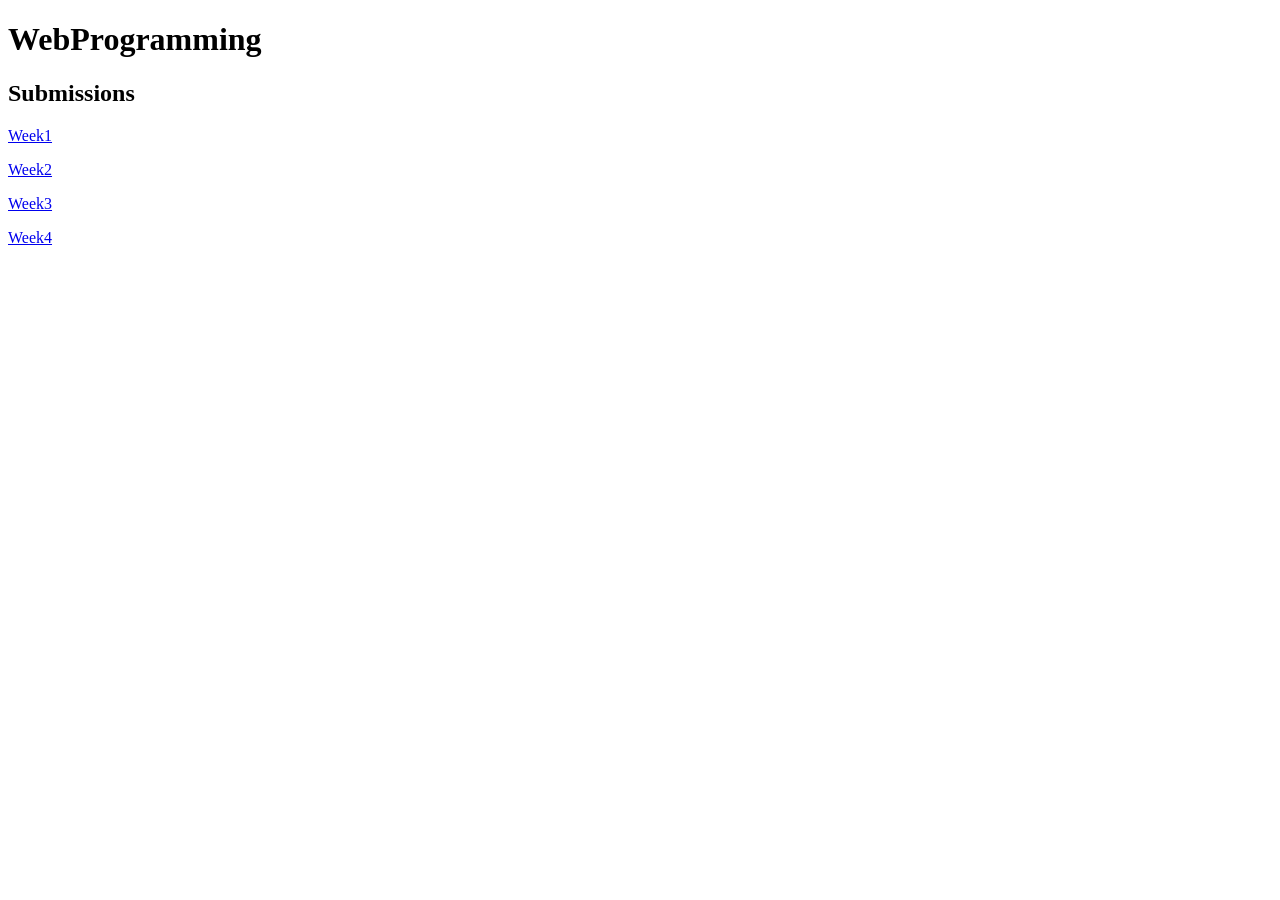
<file: index.html>
<!DOCTYPE html>
<html lang="en">
<head>
     <body>
          <header></header>
              <main>
                <h1> WebProgramming </h1>
                <h2> Submissions </h2>
                <p><a href="Week1/week1.html">Week1</a></p>
                <p><a href="Week2/week2.html">Week2</a></p>
                <p><a href="Week3/week3.html">Week3</a></p>
                <p><a href="Week4/week4.html">Week4</a></p>
              </main>

</body>
</html>
</file>
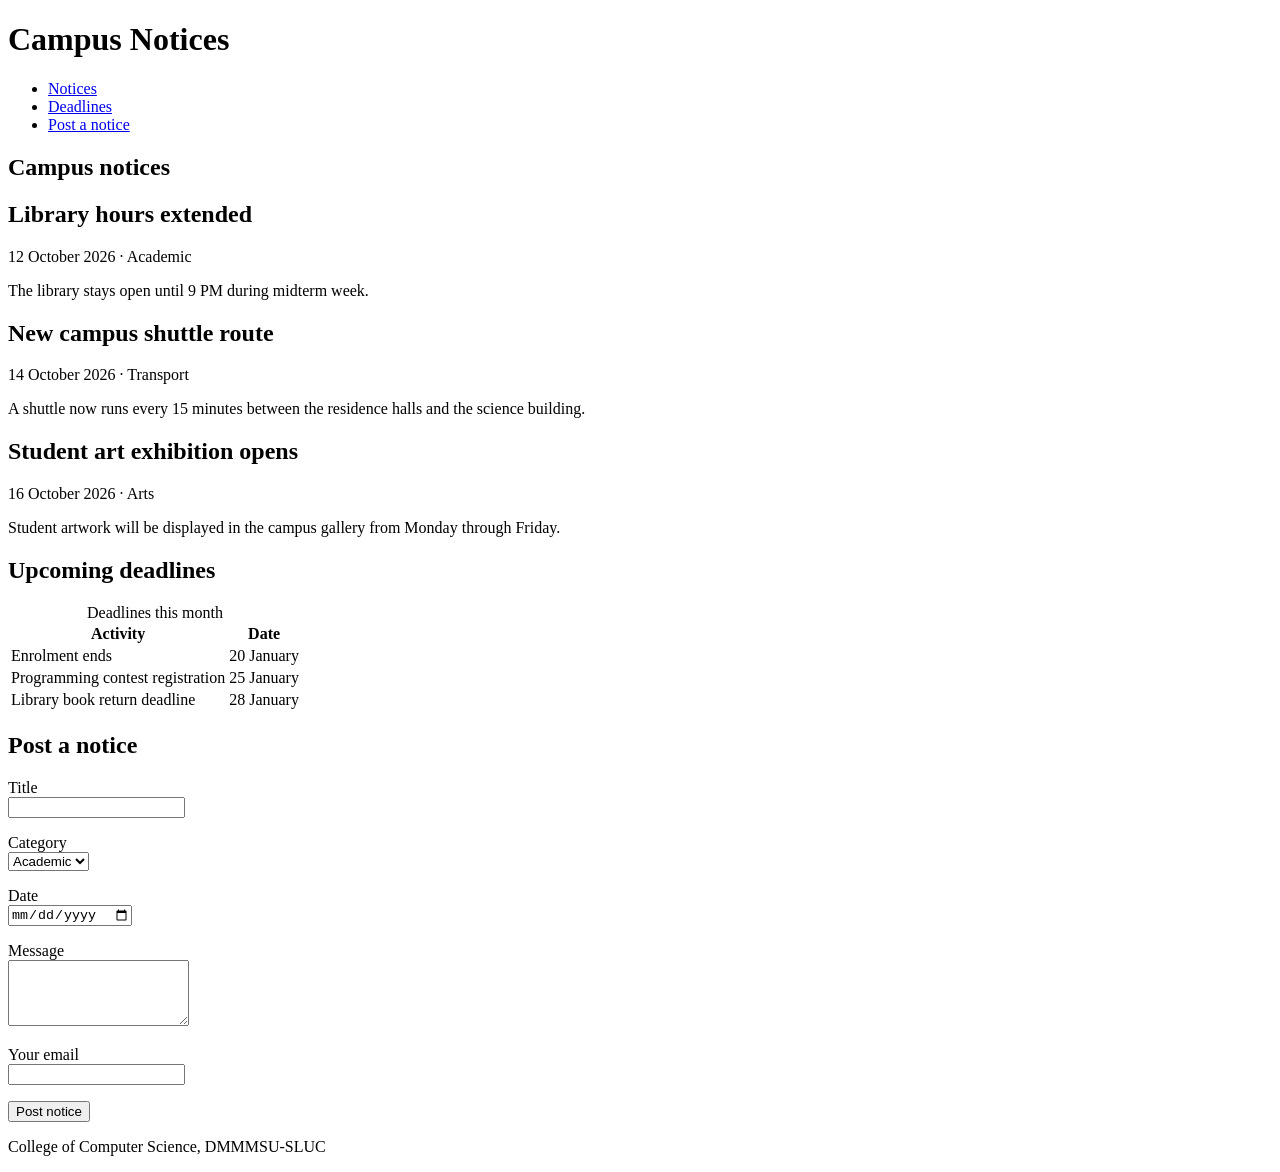
<file: Week1/week1.html>
<!DOCTYPE html>
<html lang="en">
<head>
  <meta charset="utf-8">
  <meta name="viewport" content="width=device-width, initial-scale=1">
  <title>Campus Notices</title>
</head>
<body>
  <header>
    <h1>Campus Notices</h1>

    <nav aria-label="Main">
      <ul>
        <li><a href="#notices">Notices</a></li>
        <li><a href="#deadlines">Deadlines</a></li>
        <li><a href="#submit">Post a notice</a></li>
      </ul>
    </nav>
  </header>

  <main>
    <section id="notices">
      <h2>Campus notices</h2>

      <article class="notice">
        <h2>Library hours extended</h2>
        <p class="meta">
          <time datetime="2026-10-12">12 October 2026</time> · <span class="tag">Academic</span>
        </p>
        <p>The library stays open until 9 PM during midterm week.</p>
      </article>

      <article class="notice">
        <h2>New campus shuttle route</h2>
        <p class="meta">
          <time datetime="2026-10-14">14 October 2026</time> · <span class="tag">Transport</span>
        </p>
        <p>A shuttle now runs every 15 minutes between the residence halls and the science building.</p>
      </article>

      <article class="notice">
        <h2>Student art exhibition opens</h2>
        <p class="meta">
          <time datetime="2026-10-16">16 October 2026</time> · <span class="tag">Arts</span>
        </p>
        <p>Student artwork will be displayed in the campus gallery from Monday through Friday.</p>
      </article>
    </section>

    <section id="deadlines">
      <h2>Upcoming deadlines</h2>

      <table>
        <caption>Deadlines this month</caption>
        <thead>
          <tr>
            <th scope="col">Activity</th>
            <th scope="col">Date</th>
          </tr>
        </thead>
        <tbody>
          <tr>
            <td>Enrolment ends</td>
            <td>20 January</td>
          </tr>
          <tr>
            <td>Programming contest registration</td>
            <td>25 January</td>
          </tr>
          <tr>
            <td>Library book return deadline</td>
            <td>28 January</td>
          </tr>
        </tbody>
      </table>
    </section>

    <section id="submit">
      <h2>Post a notice</h2>

      <form action="#" method="post">
        <p>
          <label for="title">Title</label><br>
          <input type="text" id="title" name="title" required maxlength="100">
        </p>

        <p>
          <label for="category">Category</label><br>
          <select id="category" name="category">
            <option value="academic">Academic</option>
            <option value="event">Event</option>
            <option value="general">General</option>
          </select>
        </p>

        <p>
          <label for="date">Date</label><br>
          <input type="date" id="date" name="date">
        </p>

        <p>
          <label for="message">Message</label><br>
          <textarea id="message" name="message" rows="4" required></textarea>
        </p>

        <p>
          <label for="email">Your email</label><br>
          <input type="email" id="email" name="email" required>
        </p>

        <button type="submit">Post notice</button>
      </form>
    </section>
  </main>

  <footer>
    <p>College of Computer Science, DMMMSU-SLUC</p>
  </footer>
</body>
</html>
</file>
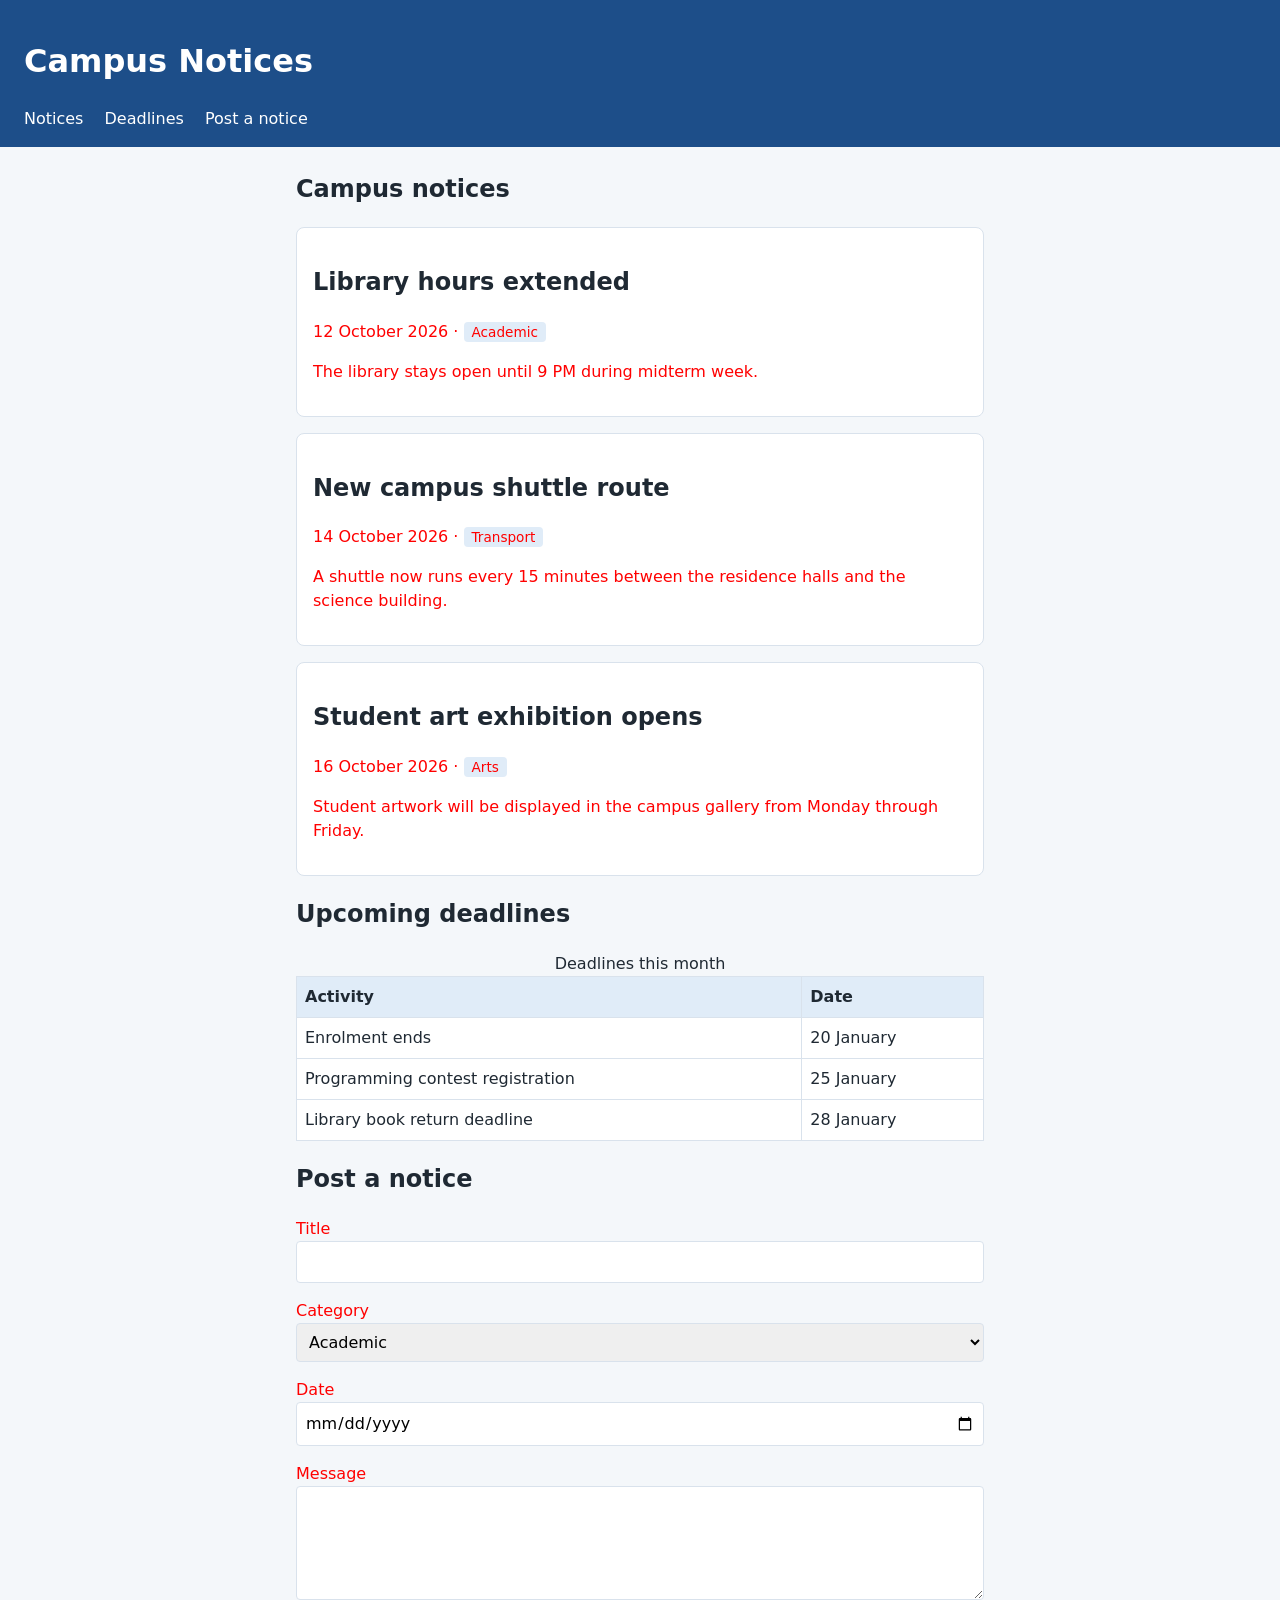
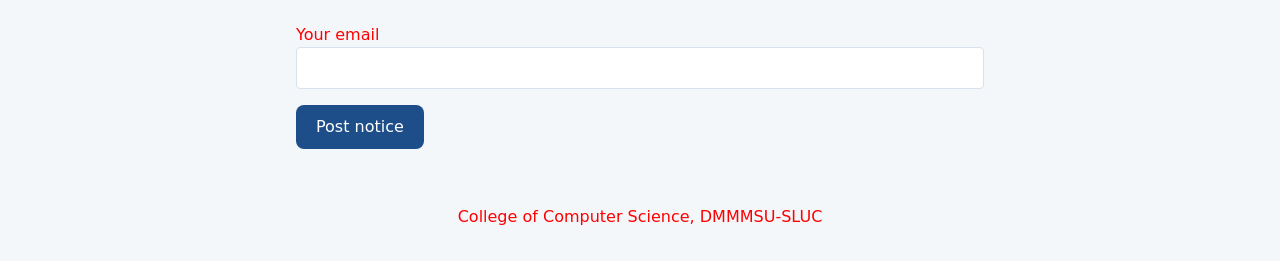
<file: Week2/week2.html>
<!DOCTYPE html>
<html lang="en">
<head>
  <meta charset="utf-8">
  <meta name="viewport" content="width=device-width, initial-scale=1">
  <title>Campus Notices</title> 
  <link rel="stylesheet" href="styles.css">
</head>
<body>
  <header>
    <h1>Campus Notices</h1>

    <nav aria-label="Main">
      <ul>
        <li><a href="#notices">Notices</a></li>
        <li><a href="#deadlines">Deadlines</a></li>
        <li><a href="#submit">Post a notice</a></li>
      </ul>
    </nav>
  </header>

  <main>
    <section id="notices">
      <h2>Campus notices</h2>

      <article class="notice">
        <h2>Library hours extended</h2>
        <p class="meta">
          <time datetime="2026-10-12">12 October 2026</time> · <span class="tag">Academic</span>
        </p>
        <p>The library stays open until 9 PM during midterm week.</p>
      </article>

      <article class="notice">
        <h2>New campus shuttle route</h2>
        <p class="meta">
          <time datetime="2026-10-14">14 October 2026</time> · <span class="tag">Transport</span>
        </p>
        <p>A shuttle now runs every 15 minutes between the residence halls and the science building.</p>
      </article>

      <article class="notice">
        <h2>Student art exhibition opens</h2>
        <p class="meta">
          <time datetime="2026-10-16">16 October 2026</time> · <span class="tag">Arts</span>
        </p>
        <p>Student artwork will be displayed in the campus gallery from Monday through Friday.</p>
      </article>
    </section>

    <section id="deadlines">
      <h2>Upcoming deadlines</h2>

      <table>
        <caption>Deadlines this month</caption>
        <thead>
          <tr>
            <th scope="col">Activity</th>
            <th scope="col">Date</th>
          </tr>
        </thead>
        <tbody>
          <tr>
            <td>Enrolment ends</td>
            <td>20 January</td>
          </tr>
          <tr>
            <td>Programming contest registration</td>
            <td>25 January</td>
          </tr>
          <tr>
            <td>Library book return deadline</td>
            <td>28 January</td>
          </tr>
        </tbody>
      </table>
    </section>

    <section id="submit">
      <h2>Post a notice</h2>

      <form action="#" method="post">
        <p>
          <label for="title">Title</label><br>
          <input type="text" id="title" name="title" required maxlength="100">
        </p>

        <p>
          <label for="category">Category</label><br>
          <select id="category" name="category">
            <option value="academic">Academic</option>
            <option value="event">Event</option>
            <option value="general">General</option>
          </select>
        </p>

        <p>
          <label for="date">Date</label><br>
          <input type="date" id="date" name="date">
        </p>

        <p>
          <label for="message">Message</label><br>
          <textarea id="message" name="message" rows="4" required></textarea>
        </p>

        <p>
          <label for="email">Your email</label><br>
          <input type="email" id="email" name="email" required>
        </p>

        <button type="submit">Post notice</button>
      </form>
    </section>
  </main>

  <footer>
    <p>College of Computer Science, DMMMSU-SLUC</p>
  </footer>
</body>
</html>
</file>
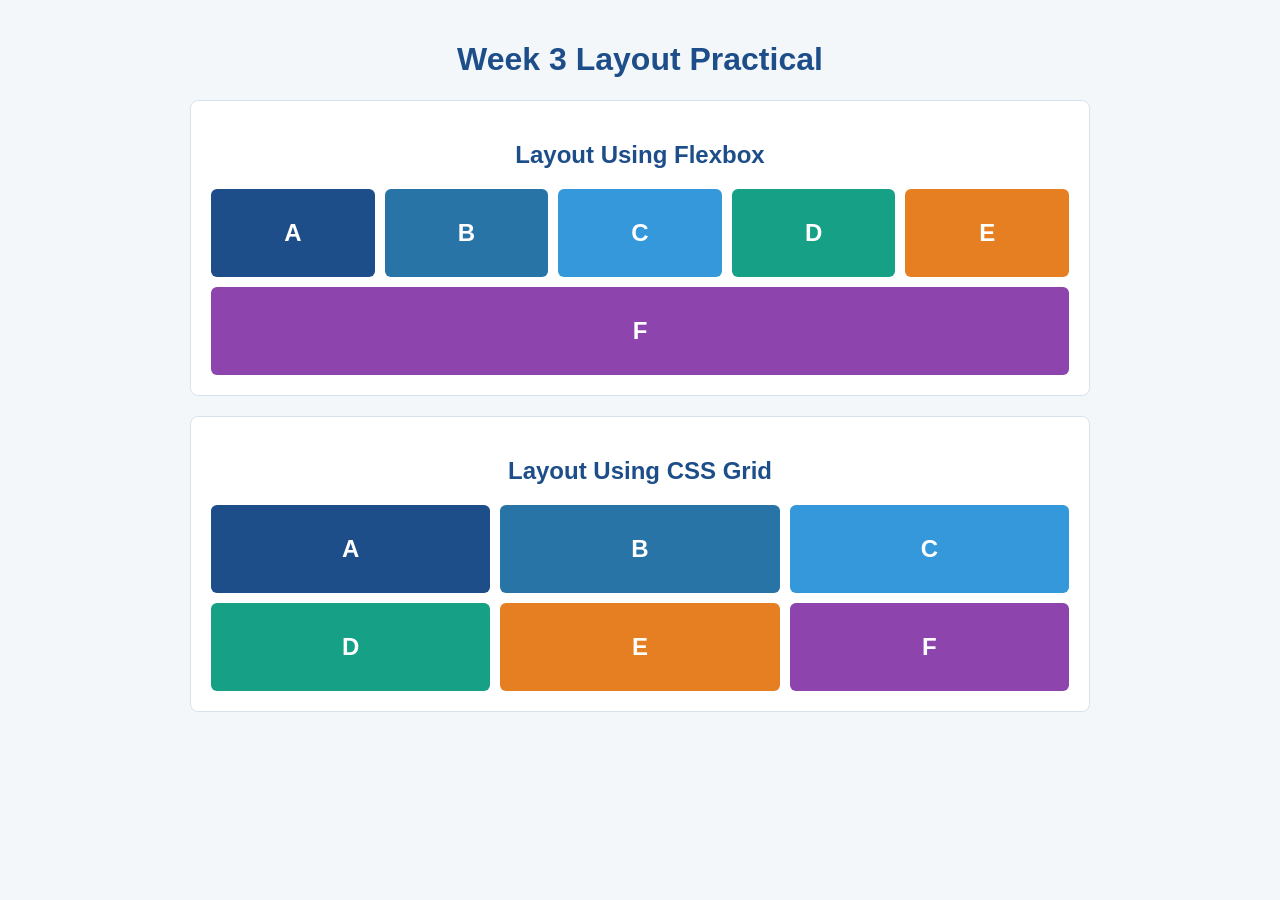
<file: Week3/layout.html>
<!DOCTYPE html>
<html lang="en">
<head>
    <meta charset="UTF-8">
    <meta name="viewport" content="width=device-width, initial-scale=1">
    <title>Week 3 Layout Practical</title>

    <style>
        * {
            box-sizing: border-box;
        }

        body {
            font-family: Arial, sans-serif;
            background: #f4f7fa;
            margin: 0;
            padding: 20px;
            color: #1f2933;
        }

        h1 {
            text-align: center;
            color: #1d4e89;
        }

        h2 {
            color: #1d4e89;
            text-align: center;
        }

        .container {
            background: white;
            padding: 20px;
            margin: 20px auto;
            max-width: 900px;
            border: 1px solid #d9e2ec;
            border-radius: 8px;
        }

        .box {
            padding: 30px;
            text-align: center;
            font-size: 24px;
            font-weight: bold;
            color: white;
            border-radius: 6px;
        }

        /* FLEXBOX LAYOUT */

        .flex-layout {
            display: flex;
            flex-wrap: wrap;
            gap: 10px;
        }

        .flex-layout .box {
            flex: 1 1 150px;
        }

        /* GRID LAYOUT */

        .grid-layout {
            display: grid;
            grid-template-columns: repeat(3, 1fr);
            gap: 10px;
        }

        /* BOX COLORS */

        .a { background: #1d4e89; }
        .b { background: #2874a6; }
        .c { background: #3498db; }
        .d { background: #16a085; }
        .e { background: #e67e22; }
        .f { background: #8e44ad; }

        @media (max-width: 500px) {
            .grid-layout {
                grid-template-columns: repeat(2, 1fr);
            }

            .box {
                padding: 20px;
            }
        }
    </style>
</head>

<body>

    <h1>Week 3 Layout Practical</h1>

    <!-- FLEXBOX VERSION -->

    <section class="container">
        <h2>Layout Using Flexbox</h2>

        <div class="flex-layout">
            <div class="box a">A</div>
            <div class="box b">B</div>
            <div class="box c">C</div>
            <div class="box d">D</div>
            <div class="box e">E</div>
            <div class="box f">F</div>
        </div>
    </section>

    <!-- GRID VERSION -->

    <section class="container">
        <h2>Layout Using CSS Grid</h2>

        <div class="grid-layout">
            <div class="box a">A</div>
            <div class="box b">B</div>
            <div class="box c">C</div>
            <div class="box d">D</div>
            <div class="box e">E</div>
            <div class="box f">F</div>
        </div>
    </section>

</body>
</html>
</file>
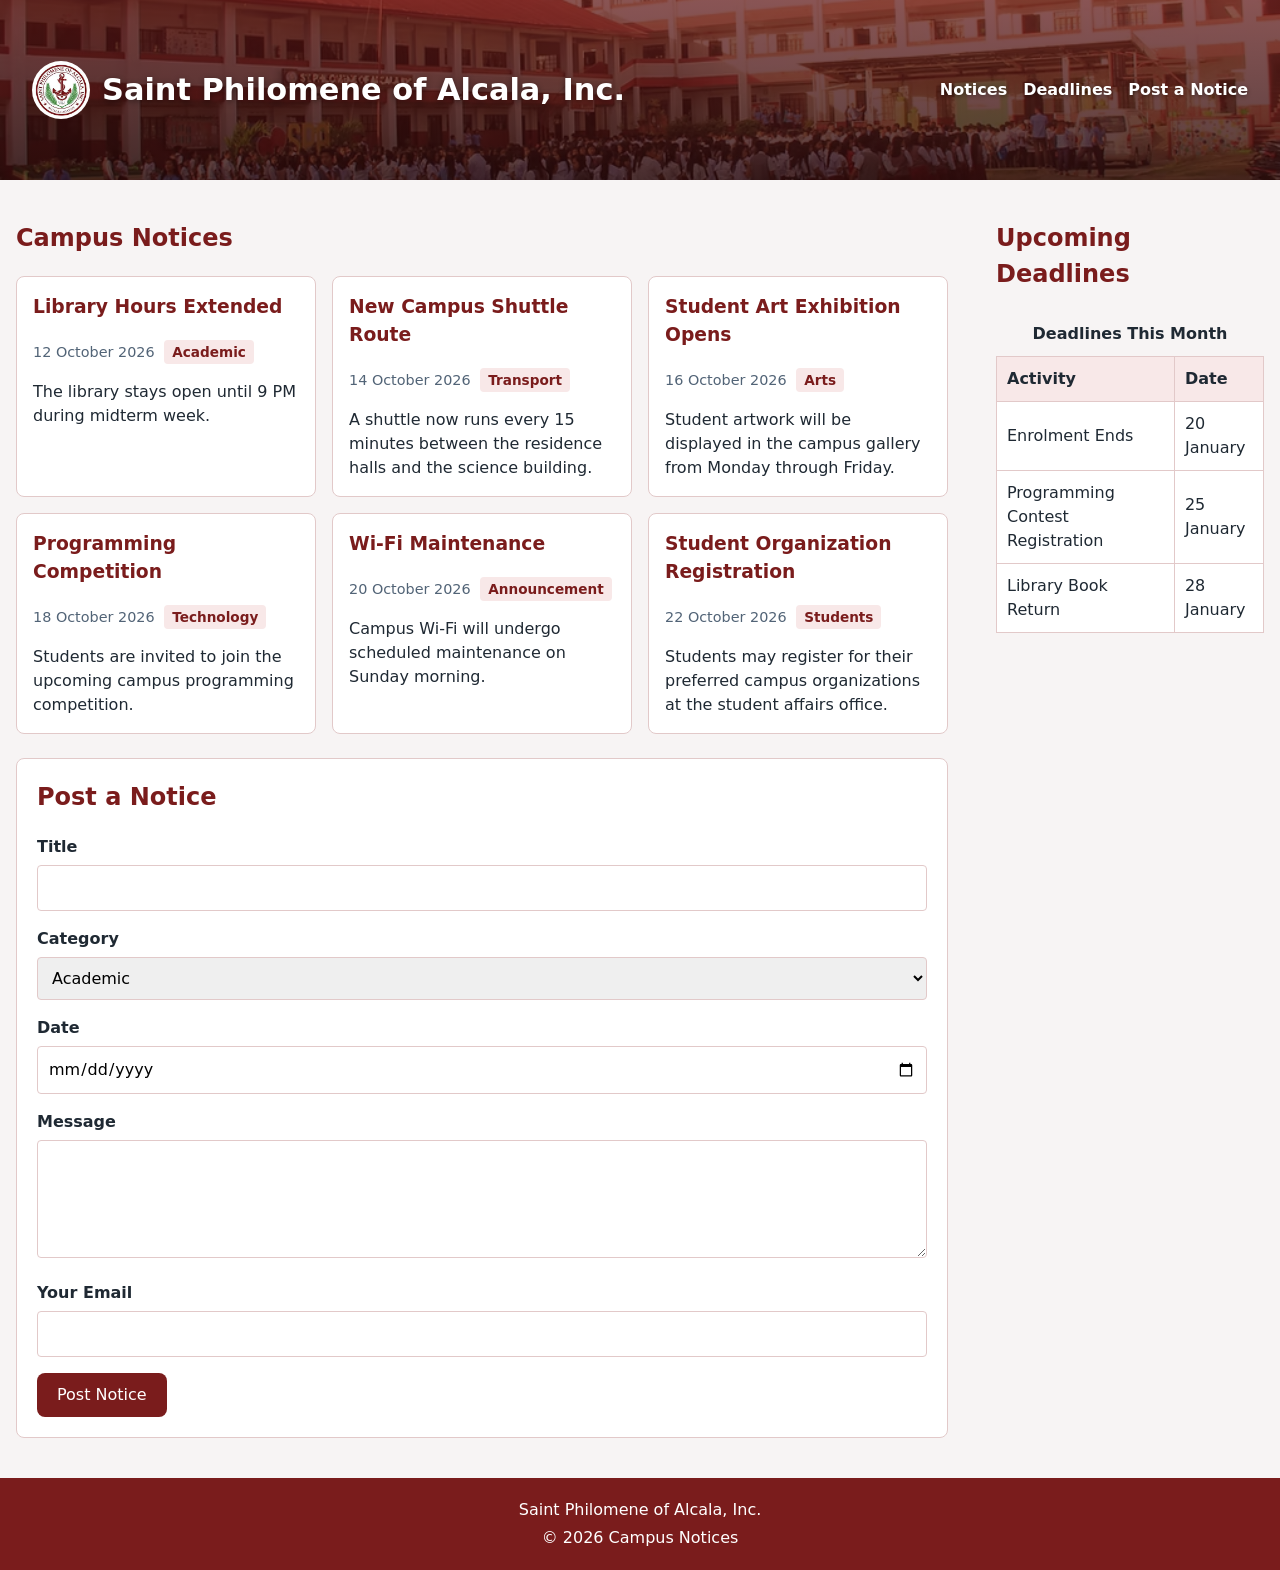
<file: Week3/week3.html>
<!DOCTYPE html>
<html lang="en">
<head>
    <meta charset="utf-8">
    <meta name="viewport" content="width=device-width, initial-scale=1">
    <meta name="description" content="Saint Philomene of Alcala, Inc.">
    <title>Saint Philomene of Alcala, Inc.</title>
    <link rel="stylesheet" href="styles.css">
</head>

<body>

    <!-- HEADER AND NAVIGATION WITH CAMPUS BACKGROUND -->
    <header>
        <div class="brand-group">
            <img src="SPA LOGO.jpg" alt="Saint Philomene of Alcala, Inc. Official Seal" class="header-logo">
            <div>
                <h1>Saint Philomene of Alcala, Inc.</h1>
            </div>
        </div>

        <nav aria-label="Main">
            <ul>
                <li><a href="#notices">Notices</a></li>
                <li><a href="#deadlines">Deadlines</a></li>
                <li><a href="#submit">Post a Notice</a></li>
            </ul>
        </nav>
    </header>

    <!-- MAIN CONTENT -->
    <main>

        <!-- CAMPUS NOTICES -->
        <section id="notices">

            <h2>Campus Notices</h2>

            <div class="notices">

                <article class="notice">
                    <h3>Library Hours Extended</h3>
                    <p class="meta">
                        <time datetime="2026-10-12">12 October 2026</time>
                        <span class="tag">Academic</span>
                    </p>
                    <p>
                        The library stays open until 9 PM during
                        midterm week.
                    </p>
                </article>

                <article class="notice">
                    <h3>New Campus Shuttle Route</h3>
                    <p class="meta">
                        <time datetime="2026-10-14">14 October 2026</time>
                        <span class="tag">Transport</span>
                    </p>
                    <p>
                        A shuttle now runs every 15 minutes between
                        the residence halls and the science building.
                    </p>
                </article>

                <article class="notice">
                    <h3>Student Art Exhibition Opens</h3>
                    <p class="meta">
                        <time datetime="2026-10-16">16 October 2026</time>
                        <span class="tag">Arts</span>
                    </p>
                    <p>
                        Student artwork will be displayed in the
                        campus gallery from Monday through Friday.
                    </p>
                </article>

                <article class="notice">
                    <h3>Programming Competition</h3>
                    <p class="meta">
                        <time datetime="2026-10-18">18 October 2026</time>
                        <span class="tag">Technology</span>
                    </p>
                    <p>
                        Students are invited to join the upcoming
                        campus programming competition.
                    </p>
                </article>

                <article class="notice">
                    <h3>Wi-Fi Maintenance</h3>
                    <p class="meta">
                        <time datetime="2026-10-20">20 October 2026</time>
                        <span class="tag">Announcement</span>
                    </p>
                    <p>
                        Campus Wi-Fi will undergo scheduled
                        maintenance on Sunday morning.
                    </p>
                </article>

                <article class="notice">
                    <h3>Student Organization Registration</h3>
                    <p class="meta">
                        <time datetime="2026-10-22">22 October 2026</time>
                        <span class="tag">Students</span>
                    </p>
                    <p>
                        Students may register for their preferred
                        campus organizations at the student affairs office.
                    </p>
                </article>

            </div>
        </section>

        <!-- POST A NOTICE -->
        <section id="submit">
            <h2>Post a Notice</h2>

            <form action="#" method="post">

                <p>
                    <label for="title">Title</label>
                    <input
                        type="text"
                        id="title"
                        name="title"
                        required
                        maxlength="100">
                </p>

                <p>
                    <label for="category">Category</label>
                    <select id="category" name="category">
                        <option value="academic">Academic</option>
                        <option value="event">Event</option>
                        <option value="general">General</option>
                    </select>
                </p>

                <p>
                    <label for="date">Date</label>
                    <input type="date" id="date" name="date">
                </p>

                <p>
                    <label for="message">Message</label>
                    <textarea
                        id="message"
                        name="message"
                        rows="4"
                        required></textarea>
                </p>

                <p>
                    <label for="email">Your Email</label>
                    <input
                        type="email"
                        id="email"
                        name="email"
                        required>
                </p>

                <button type="submit">Post Notice</button>

            </form>
        </section>

    </main>

    <!-- SIDEBAR -->
    <aside id="deadlines">

        <h2>Upcoming Deadlines</h2>

        <table>
            <caption>Deadlines This Month</caption>

            <thead>
                <tr>
                    <th scope="col">Activity</th>
                    <th scope="col">Date</th>
                </tr>
            </thead>

            <tbody>
                <tr>
                    <td>Enrolment Ends</td>
                    <td>20 January</td>
                </tr>

                <tr>
                    <td>Programming Contest Registration</td>
                    <td>25 January</td>
                </tr>

                <tr>
                    <td>Library Book Return</td>
                    <td>28 January</td>
                </tr>
            </tbody>
        </table>

    </aside>

    <!-- FOOTER -->
    <footer>
        <p>
            Saint Philomene of Alcala, Inc.
        </p>
        <p>&copy; 2026 Campus Notices</p>
    </footer>

</body>
</html>
</file>
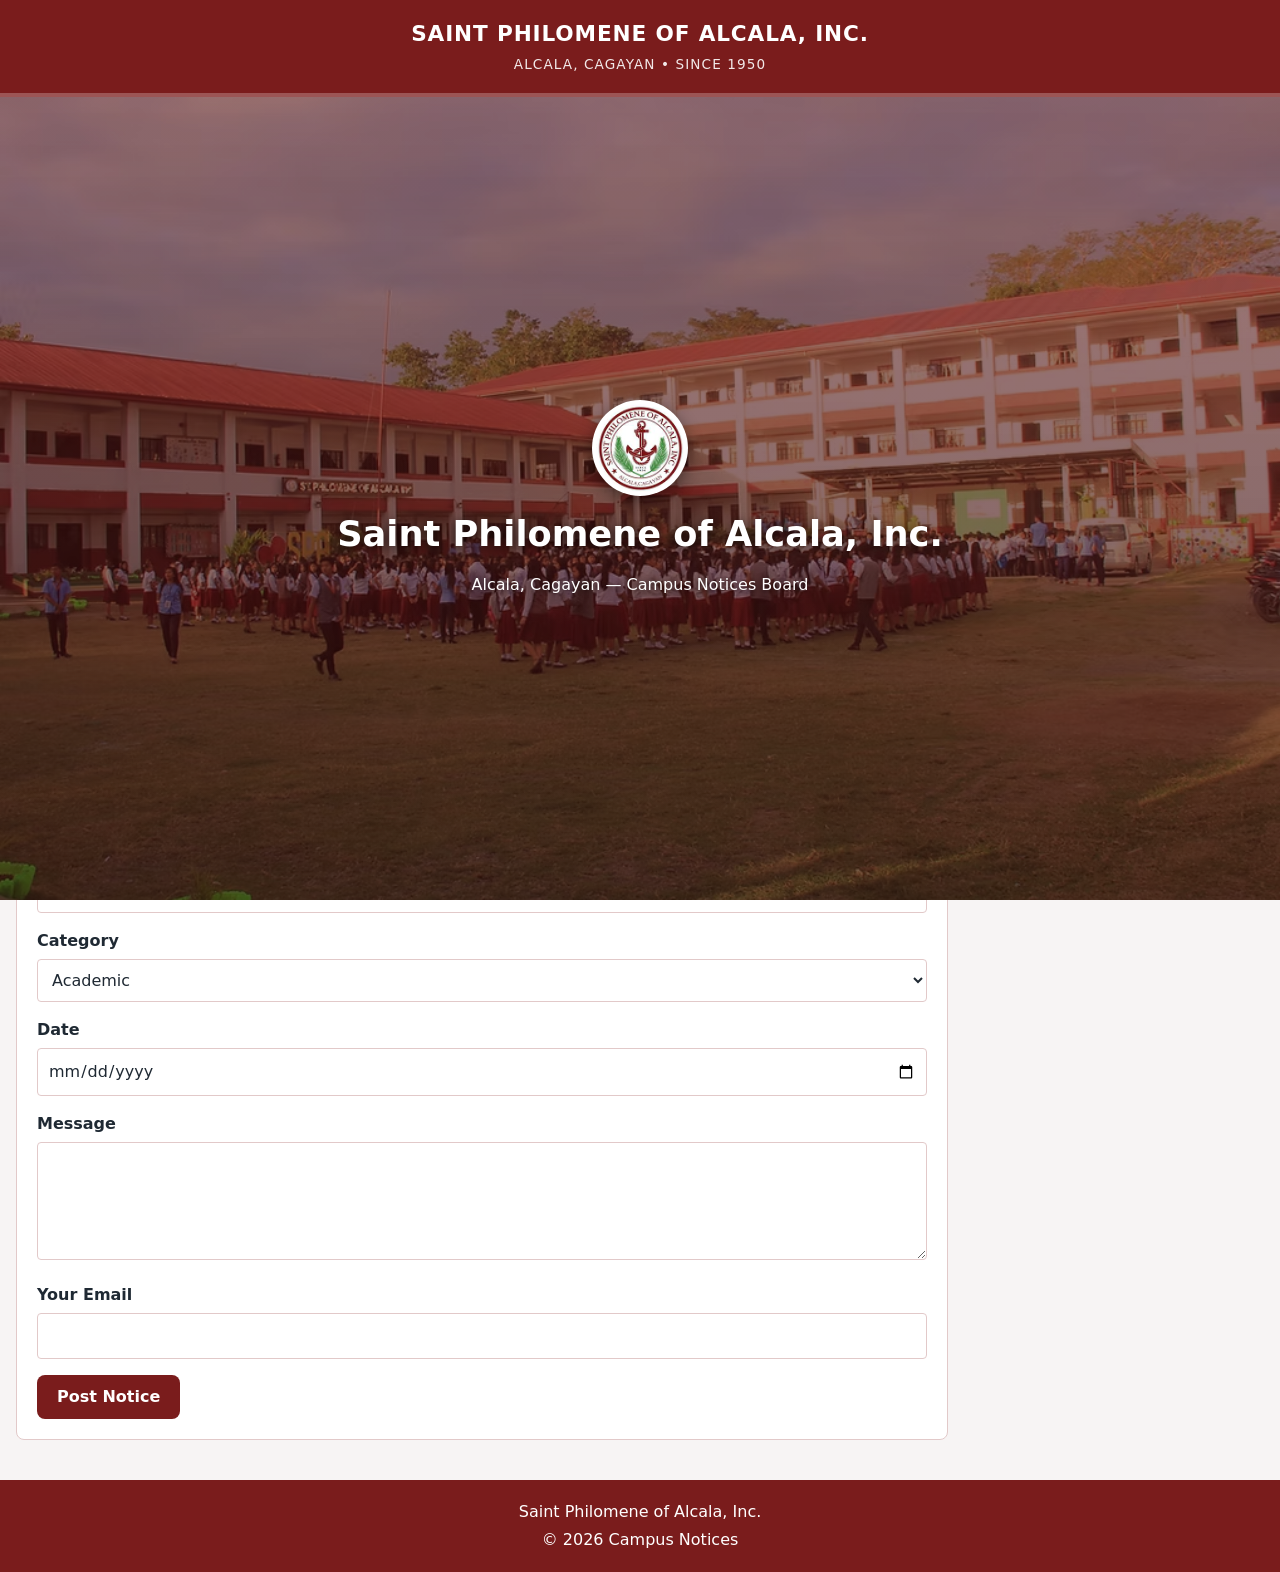
<file: Week4/week4.html>
<!DOCTYPE html>
<html lang="en">
<head>
    <meta charset="utf-8">
    <meta name="viewport" content="width=device-width, initial-scale=1">
    <meta name="description" content="Campus Notices Board of Saint Philomene of Alcala, Inc.">
    <title>Saint Philomene of Alcala, Inc. — Campus Notices</title>
    <link rel="stylesheet" href="styles.css">
</head>

<body>

    <!-- 2-Second Splash Screen (Tulad ng layout sa reference) -->
    <div id="splashScreen" class="splash">
        <div class="splash-top-banner">
            <span>SAINT PHILOMENE OF ALCALA, INC.</span>
            <small>ALCALA, CAGAYAN &bull; SINCE 1950</small>
        </div>

        <div class="splash-hero">
            <img src="SPA LOGO.jpg" alt="Saint Philomene of Alcala, Inc. Official Seal" class="splash-logo">
            <h2>Saint Philomene of Alcala, Inc.</h2>
            <p>Alcala, Cagayan &mdash; Campus Notices Board</p>
        </div>
    </div>

    <!-- HEADER AND NAVIGATION WITH CAMPUS BACKGROUND -->
    <header>
        <div class="brand-group">
            <img src="SPA LOGO.jpg" alt="Saint Philomene of Alcala, Inc. Official Seal" class="header-logo">
            <div>
                <h1>Saint Philomene of Alcala, Inc.</h1>
                <p id="userBadge" class="user-badge"></p>
            </div>
        </div>

        <nav aria-label="Main">
            <ul>
                <li><a href="#notices">Notices</a></li>
                <li><a href="#deadlines">Deadlines</a></li>
                <li><a href="#submit">Post a Notice</a></li>
            </ul>
        </nav>

        <div class="top-controls">
            <button id="modeBtn" class="mode-btn" type="button">Dark Mode</button>
            <button id="loginBtn" class="login-btn" type="button">Log in</button>
            <button id="registerBtn" class="accent-btn" type="button">Register</button>
            <button id="logoutBtn" class="logout-btn" type="button" style="display: none;">Log out</button>
        </div>
    </header>

    <!-- MAIN CONTENT -->
    <main>

        <!-- CAMPUS NOTICES -->
        <section id="notices">

            <div class="section-header">
                <h2>Campus Notices</h2>
                <input
                    type="search"
                    id="noticeSearch"
                    class="search-input"
                    placeholder="Filter notices by title or category..."
                    aria-label="Filter notices">
            </div>

            <div class="notices">

                <article class="notice">
                    <h3>Library Hours Extended</h3>
                    <p class="meta">
                        <time datetime="2026-10-12">12 October 2026</time>
                        <span class="tag">Academic</span>
                    </p>
                    <p>
                        The library stays open until 9 PM during
                        midterm week.
                    </p>
                </article>

                <article class="notice">
                    <h3>New Campus Shuttle Route</h3>
                    <p class="meta">
                        <time datetime="2026-10-14">14 October 2026</time>
                        <span class="tag">Transport</span>
                    </p>
                    <p>
                        A shuttle now runs every 15 minutes between
                        the residence halls and the science building.
                    </p>
                </article>

                <article class="notice">
                    <h3>Student Art Exhibition Opens</h3>
                    <p class="meta">
                        <time datetime="2026-10-16">16 October 2026</time>
                        <span class="tag">Arts</span>
                    </p>
                    <p>
                        Student artwork will be displayed in the
                        campus gallery from Monday through Friday.
                    </p>
                </article>

                <article class="notice">
                    <h3>Programming Competition</h3>
                    <p class="meta">
                        <time datetime="2026-10-18">18 October 2026</time>
                        <span class="tag">Technology</span>
                    </p>
                    <p>
                        Students are invited to join the upcoming
                        campus programming competition.
                    </p>
                </article>

                <article class="notice">
                    <h3>Wi-Fi Maintenance</h3>
                    <p class="meta">
                        <time datetime="2026-10-20">20 October 2026</time>
                        <span class="tag">Announcement</span>
                    </p>
                    <p>
                        Campus Wi-Fi will undergo scheduled
                        maintenance on Sunday morning.
                    </p>
                </article>

                <article class="notice">
                    <h3>Student Organization Registration</h3>
                    <p class="meta">
                        <time datetime="2026-10-22">22 October 2026</time>
                        <span class="tag">Students</span>
                    </p>
                    <p>
                        Students may register for their preferred
                        campus organizations at the student affairs office.
                    </p>
                </article>

            </div>
        </section>

        <!-- POST A NOTICE -->
        <section id="submit">
            <h2>Post a Notice</h2>

            <form id="noticeForm" action="#" method="post">

                <p>
                    <label for="title">Title</label>
                    <input
                        type="text"
                        id="title"
                        name="title"
                        required
                        maxlength="100">
                </p>

                <p>
                    <label for="category">Category</label>
                    <select id="category" name="category">
                        <option value="Academic">Academic</option>
                        <option value="Transport">Transport</option>
                        <option value="Arts">Arts</option>
                        <option value="Technology">Technology</option>
                        <option value="Announcement">Announcement</option>
                        <option value="Students">Students</option>
                        <option value="Event">Event</option>
                        <option value="General">General</option>
                    </select>
                </p>

                <p>
                    <label for="date">Date</label>
                    <input type="date" id="date" name="date">
                </p>

                <p>
                    <label for="message">Message</label>
                    <textarea
                        id="message"
                        name="message"
                        rows="4"
                        required></textarea>
                </p>

                <p>
                    <label for="email">Your Email</label>
                    <input
                        type="email"
                        id="email"
                        name="email"
                        required>
                </p>

                <button type="submit">Post Notice</button>

            </form>
        </section>

    </main>

    <!-- SIDEBAR -->
    <aside id="deadlines">

        <h2>Upcoming Deadlines</h2>

        <table>
            <caption>Deadlines This Month</caption>

            <thead>
                <tr>
                    <th scope="col">Activity</th>
                    <th scope="col">Date</th>
                </tr>
            </thead>

            <tbody>
                <tr>
                    <td>Enrolment Ends</td>
                    <td>20 January</td>
                </tr>

                <tr>
                    <td>Programming Contest Registration</td>
                    <td>25 January</td>
                </tr>

                <tr>
                    <td>Library Book Return</td>
                    <td>28 January</td>
                </tr>
            </tbody>
        </table>

    </aside>

    <!-- FOOTER -->
    <footer>
        <p>
            Saint Philomene of Alcala, Inc.
        </p>
        <p>&copy; 2026 Campus Notices</p>
    </footer>

    <!-- Log In / Create Account Popup -->
    <div id="authModal" class="modal">
        <div class="modal-box">
            <div class="modal-top">
                <span class="modal-title">Saint Philomene of Alcala, Inc.</span>
                <button id="backHomeBtn" class="back-btn" type="button">Back to Home</button>
            </div>

            <div class="switch-tabs">
                <button id="showLoginTab" class="tab active" type="button">Log In</button>
                <button id="showCreateTab" class="tab" type="button">Create Account</button>
            </div>

            <form id="loginForm" class="form">
                <label for="loginUser">Email</label>
                <input type="email" id="loginUser" required>

                <label for="loginPass">Password</label>
                <input type="password" id="loginPass" required>

                <p id="loginMsg" class="form-msg"></p>
                <button type="submit" class="accent-btn submit-full">Log in</button>
            </form>

            <form id="createForm" class="form" style="display: none;">
                <label for="createName">Full Name</label>
                <input type="text" id="createName" required>

                <label for="createUser">Email</label>
                <input type="email" id="createUser" required>

                <label for="createPass">Password (min 8 chars)</label>
                <input type="password" id="createPass" required>

                <p id="createMsg" class="form-msg"></p>
                <button type="submit" class="accent-btn submit-full">Create Account</button>
            </form>
        </div>
    </div>

    <script src="script.js"></script>
</body>
</html>
</file>
<file: Week2/styles.css>
:root {
  --brand: #1d4e89;
  --brand-soft: #e0ecf8;
  --surface: #ffffff;
  --page: #f4f7fa;
  --text: #1f2933;
  --border: #d9e2ec;
  --radius: 8px;
}

* { box-sizing: border-box; }

body {
  font-family: system-ui, sans-serif;
  font-size: 1rem;
  line-height: 1.5;
  margin: 0;
  background: var(--page);
  color: var(--text);
}
header {
  background: var(--brand);
  color: white;
  padding: 16px 24px;
}

main {
  max-width: 720px;
  margin: 24px auto;
  padding: 0 16px;
}

.notice {
  background: var(--surface);
  border: 1px solid var(--border);
  border-radius: var(--radius);
  padding: 16px;
  margin-bottom: 16px;
}

.tag {
  background: var(--brand-soft);
  border-radius: 4px;
  padding: 2px 8px;
  font-size: 0.85rem;
}

footer {
  text-align: center;
  padding: 16px;
}
nav ul { list-style: none; margin: 0; padding: 0; }
nav li { display: inline-block; margin-right: 16px; }
nav a { color: white; text-decoration: none; }
nav a:hover { text-decoration: underline; }

table { border-collapse: collapse; width: 100%; background: var(--surface); }
th, td { border: 1px solid var(--border); padding: 8px; text-align: left; }
th { background: var(--brand-soft); }

input, select, textarea {
  width: 100%;
  padding: 8px;
  border: 1px solid var(--border);
  border-radius: 4px;
  font: inherit;
}
input:focus, select:focus, textarea:focus { outline: 3px solid var(--brand); }

button {
  background: var(--brand);
  color: white;
  border: 0;
  border-radius: var(--radius);
  padding: 10px 20px;
  font: inherit;
  cursor: pointer;
}
button:hover { background: #163b69; }
p { color: red; }
</file>
<file: Week3/styles.css>
/* =================================
1. CSS VARIABLES
================================= */

:root {
    --brand: #7a1c1c;
    --brand-soft: #f8e8e8;
    --surface: #ffffff;
    --page: #f7f4f4;
    --text: #1f2933;
    --border: #e2c9c9;
    --radius: 8px;
}

/* =================================
2. GENERAL STYLES
================================= */

* {
    box-sizing: border-box;
}

body {
    font-family: system-ui, sans-serif;
    font-size: 1rem;
    line-height: 1.5;
    margin: 0;
    background: var(--page);
    color: var(--text);

    /* GRID PAGE LAYOUT */
    display: grid;
    gap: 16px;
}

img {
    max-width: 100%;
    height: auto;
    display: block;
}

/* =================================
3. HEADER WITH CAMPUS BACKGROUND & FLEXBOX
================================= */

header {
    position: relative;
    overflow: hidden;
    background:
        linear-gradient(rgba(92, 19, 19, 0.72), rgba(40, 8, 8, 0.78)),
        url("SPA.avif") center / cover no-repeat;
    color: white;
    padding: 24px;
    min-height: 150px;

    display: flex;
    flex-wrap: wrap;
    align-items: center;
    justify-content: space-between;
    gap: 12px 24px;
}

.brand-group {
    display: flex;
    align-items: center;
    gap: 12px;
}

.header-logo {
    width: 58px;
    height: 58px;
    border-radius: 50%;
    object-fit: cover;
    background: #ffffff;
    padding: 2px;
    flex-shrink: 0;
}

header h1 {
    margin: 0;
    font-size: 1.9rem;
    text-shadow: 0 2px 6px rgba(0, 0, 0, 0.45);
}

.subtitle {
    margin: 2px 0 0;
    font-size: 0.95rem;
    opacity: 0.95;
    text-shadow: 0 1px 4px rgba(0, 0, 0, 0.45);
}

/* =================================
4. NAVIGATION WITH FLEXBOX
================================= */

nav ul {
    display: flex;
    flex-wrap: wrap;
    gap: 8px 16px;

    list-style: none;
    margin: 0;
    padding: 0;
}

nav a {
    color: white;
    text-decoration: none;
    font-weight: 600;
    text-shadow: 0 1px 4px rgba(0, 0, 0, 0.45);
}

nav a:hover {
    text-decoration: underline;
}

/* =================================
5. MAIN CONTENT
================================= */

main {
    width: 100%;
    max-width: 1100px;
    margin: 24px auto;
    padding: 0 16px;
}

h2 {
    color: var(--brand);
    margin-top: 0;
}

/* =================================
6. NOTICES USING CSS GRID
================================= */

.notices {
    display: grid;
    gap: 16px;

    /* Mobile: One column */
    grid-template-columns: 1fr;
}

.notice {
    background: var(--surface);
    border: 1px solid var(--border);
    border-radius: var(--radius);
    padding: 16px;
    margin-bottom: 0;
    min-width: 0;
}

.notice h3 {
    color: var(--brand);
    margin-top: 0;
}

.notice p {
    margin-bottom: 0;
}

.meta {
    color: #526477;
    font-size: 0.9rem;
    margin: 8px 0;
}

.tag {
    display: inline-block;
    background: var(--brand-soft);
    color: var(--brand);
    font-weight: 600;
    border-radius: 4px;
    padding: 2px 8px;
    font-size: 0.85rem;
    margin-left: 5px;
}

/* =================================
7. POST A NOTICE FORM
================================= */

#submit {
    background: var(--surface);
    border: 1px solid var(--border);
    border-radius: var(--radius);
    padding: 20px;
    margin-top: 24px;
}

form p {
    margin-bottom: 16px;
}

label {
    display: block;
    font-weight: 600;
    margin-bottom: 6px;
}

input,
select,
textarea {
    width: 100%;
    padding: 10px;
    border: 1px solid var(--border);
    border-radius: 4px;
    font: inherit;
}

input:focus,
select:focus,
textarea:focus {
    outline: 3px solid var(--brand);
    outline-offset: 2px;
}

button {
    background: var(--brand);
    color: white;
    border: 0;
    border-radius: var(--radius);
    padding: 10px 20px;
    font: inherit;
    cursor: pointer;
}

button:hover {
    background: #5c1313;
}

/* =================================
8. DEADLINES TABLE
================================= */

aside {
    width: 100%;
    max-width: 1100px;
    margin: 0 auto;
    padding: 0 16px 24px;
}

table {
    border-collapse: collapse;
    width: 100%;
    background: var(--surface);
}

caption {
    font-weight: 600;
    padding: 10px;
}

th,
td {
    border: 1px solid var(--border);
    padding: 10px;
    text-align: left;
}

th {
    background: var(--brand-soft);
}

/* Allow the table to scroll inside itself */
aside {
    overflow-x: auto;
}

/* =================================
9. FOOTER
================================= */

footer {
    background: var(--brand);
    color: white;
    text-align: center;
    padding: 16px;
}

footer p {
    margin: 4px;
}

/* =================================
10. TABLET: 600px AND ABOVE
================================= */

@media (min-width: 600px) {

    .notices {
        grid-template-columns: repeat(2, 1fr);
    }

}

/* =================================
11. DESKTOP: 960px AND ABOVE
================================= */

@media (min-width: 960px) {

    body {
        grid-template-columns: minmax(0, 1fr) 300px;

        grid-template-areas:
            "header header"
            "main aside"
            "footer footer";

        align-items: start;
    }

    header {
        grid-area: header;
        padding: 28px 32px;
        min-height: 180px;
    }

    main {
        grid-area: main;
        width: 100%;
        margin: 24px auto;
    }

    aside {
        grid-area: aside;
        width: 100%;
        margin: 24px 0;
        padding: 0 16px;
    }

    footer {
        grid-area: footer;
    }

    .notices {
        grid-template-columns: repeat(3, 1fr);
    }

}
</file>
<file: Week4/styles.css>
/* =================================
1. CSS VARIABLES
================================= */

:root {
    --brand: #7a1c1c;
    --brand-dark: #5c1313;
    --brand-soft: #f8e8e8;
    --surface: #ffffff;
    --page: #f7f4f4;
    --text: #1f2933;
    --muted: #526477;
    --border: #e2c9c9;
    --accent: #facc15;
    --radius: 8px;
}

body.dark {
    --brand: #8f2222;
    --brand-dark: #6b1616;
    --brand-soft: #3b1717;
    --surface: #252932;
    --page: #181b22;
    --text: #f3f4f6;
    --muted: #cbd5e1;
    --border: #3f4654;
}

/* =================================
2. GENERAL STYLES
================================= */

* {
    box-sizing: border-box;
}

body {
    font-family: system-ui, sans-serif;
    font-size: 1rem;
    line-height: 1.5;
    margin: 0;
    background: var(--page);
    color: var(--text);

    /* GRID PAGE LAYOUT */
    display: grid;
    gap: 16px;
}

img {
    max-width: 100%;
    height: auto;
    display: block;
}

/* =================================
3. 2-SECOND SPLASH SCREEN (WITH SPA_4.avif BACKGROUND)
================================= */

.splash {
    position: fixed;
    inset: 0;
    display: flex;
    flex-direction: column;
    z-index: 999;
    transition: opacity 0.3s ease, visibility 0.3s ease;
}

.splash.hidden {
    opacity: 0;
    visibility: hidden;
}

.splash-top-banner {
    background: var(--brand);
    color: #ffffff;
    padding: 18px 20px;
    text-align: center;
    display: flex;
    flex-direction: column;
    align-items: center;
    gap: 4px;
    border-bottom: 4px solid rgba(255, 255, 255, 0.25);
}

.splash-top-banner span {
    font-size: 1.35rem;
    font-weight: 800;
    letter-spacing: 0.04em;
}

.splash-top-banner small {
    font-size: 0.85rem;
    opacity: 0.9;
    letter-spacing: 0.08em;
}

.splash-hero {
    flex: 1;
    background:
        linear-gradient(rgba(92, 19, 19, 0.56), rgba(45, 9, 9, 0.66)),
        url("SPA.avif") center / cover no-repeat;
    color: #ffffff;
    display: flex;
    flex-direction: column;
    align-items: center;
    justify-content: center;
    gap: 12px;
    text-align: center;
    padding: 24px;
}

.splash-logo {
    width: 96px;
    height: 96px;
    border-radius: 50%;
    background: #ffffff;
    padding: 4px;
    object-fit: cover;
    box-shadow: 0 4px 16px rgba(0, 0, 0, 0.45);
}

.splash-hero h2 {
    color: #ffffff;
    font-size: clamp(1.45rem, 3.2vw, 2.2rem);
    margin: 0;
    text-shadow: 0 2px 8px rgba(0, 0, 0, 0.65);
}

.splash-hero p {
    color: #ffffff;
    font-size: 1rem;
    margin: 0;
    text-shadow: 0 1px 6px rgba(0, 0, 0, 0.65);
}

/* =================================
4. HEADER WITH CAMPUS BACKGROUND & FLEXBOX
================================= */

header {
    position: relative;
    overflow: hidden;
    background:
        linear-gradient(rgba(92, 19, 19, 0.74), rgba(35, 6, 6, 0.82)),
        url("SPA.avif") center / cover no-repeat;
    color: #ffffff;
    padding: 24px;
    min-height: 150px;

    display: flex;
    flex-wrap: wrap;
    align-items: center;
    justify-content: space-between;
    gap: 12px 24px;
}

.brand-group {
    display: flex;
    align-items: center;
    gap: 12px;
}

.header-logo {
    width: 58px;
    height: 58px;
    border-radius: 50%;
    object-fit: cover;
    background: #ffffff;
    padding: 2px;
    flex-shrink: 0;
}

header h1 {
    margin: 0;
    font-size: 1.75rem;
    text-shadow: 0 2px 6px rgba(0, 0, 0, 0.45);
}

.user-badge {
    margin: 2px 0 0;
    font-size: 0.9rem;
    color: var(--accent);
    font-weight: 600;
}

/* =================================
5. NAVIGATION & TOP CONTROLS WITH FLEXBOX
================================= */

nav ul {
    display: flex;
    flex-wrap: wrap;
    gap: 8px 16px;

    list-style: none;
    margin: 0;
    padding: 0;
}

nav a {
    color: #ffffff;
    text-decoration: none;
    font-weight: 600;
    text-shadow: 0 1px 4px rgba(0, 0, 0, 0.45);
}

nav a:hover {
    text-decoration: underline;
}

.top-controls {
    display: flex;
    align-items: center;
    gap: 8px;
    flex-wrap: wrap;
}

.mode-btn,
.login-btn,
.logout-btn {
    background: rgba(255, 255, 255, 0.14);
    color: #ffffff;
    border: 1px solid rgba(255, 255, 255, 0.5);
    padding: 6px 12px;
    border-radius: 6px;
    font-size: 0.88rem;
    font-weight: 600;
    cursor: pointer;
}

.mode-btn:hover,
.login-btn:hover,
.logout-btn:hover {
    background: rgba(255, 255, 255, 0.25);
}

.accent-btn {
    background: var(--accent);
    color: #111827;
    border: 0;
    padding: 7px 14px;
    border-radius: 6px;
    font-size: 0.88rem;
    font-weight: 700;
    cursor: pointer;
}

.accent-btn:hover {
    background: #eab308;
}

/* =================================
6. MAIN CONTENT
================================= */

main {
    width: 100%;
    max-width: 1100px;
    margin: 24px auto;
    padding: 0 16px;
}

.section-header {
    display: flex;
    flex-wrap: wrap;
    align-items: center;
    justify-content: space-between;
    gap: 12px;
    margin-bottom: 16px;
}

.section-header h2 {
    margin: 0;
}

.search-input {
    width: 100%;
    max-width: 280px;
    padding: 8px 12px;
    border: 1px solid var(--border);
    border-radius: var(--radius);
    background: var(--surface);
    color: var(--text);
    font: inherit;
}

h2 {
    color: var(--brand);
    margin-top: 0;
}

body.dark h2,
body.dark .notice h3 {
    color: #f8b4b4;
}

/* =================================
7. NOTICES USING CSS GRID
================================= */

.notices {
    display: grid;
    gap: 16px;

    /* Mobile: One column */
    grid-template-columns: 1fr;
}

.notice {
    background: var(--surface);
    border: 1px solid var(--border);
    border-radius: var(--radius);
    padding: 16px;
    margin-bottom: 0;
    min-width: 0;
}

.notice h3 {
    color: var(--brand);
    margin-top: 0;
}

.notice p {
    margin-bottom: 0;
}

.meta {
    color: var(--muted);
    font-size: 0.9rem;
    margin: 8px 0;
}

.tag {
    display: inline-block;
    background: var(--brand-soft);
    color: var(--brand);
    font-weight: 600;
    border-radius: 4px;
    padding: 2px 8px;
    font-size: 0.85rem;
    margin-left: 5px;
}

body.dark .tag {
    color: #fbcfe8;
}

/* =================================
8. POST A NOTICE FORM
================================= */

#submit {
    background: var(--surface);
    border: 1px solid var(--border);
    border-radius: var(--radius);
    padding: 20px;
    margin-top: 24px;
}

form p {
    margin-bottom: 16px;
}

label {
    display: block;
    font-weight: 600;
    margin-bottom: 6px;
}

input,
select,
textarea {
    width: 100%;
    padding: 10px;
    border: 1px solid var(--border);
    border-radius: 4px;
    background: var(--surface);
    color: var(--text);
    font: inherit;
}

input:focus,
select:focus,
textarea:focus {
    outline: 3px solid var(--brand);
    outline-offset: 2px;
}

#noticeForm button[type="submit"] {
    background: var(--brand);
    color: #ffffff;
    border: 0;
    border-radius: var(--radius);
    padding: 10px 20px;
    font: inherit;
    font-weight: 600;
    cursor: pointer;
}

#noticeForm button[type="submit"]:hover {
    background: var(--brand-dark);
}

/* =================================
9. DEADLINES TABLE
================================= */

aside {
    width: 100%;
    max-width: 1100px;
    margin: 0 auto;
    padding: 0 16px 24px;
    overflow-x: auto;
}

table {
    border-collapse: collapse;
    width: 100%;
    background: var(--surface);
}

caption {
    font-weight: 600;
    padding: 10px;
}

th,
td {
    border: 1px solid var(--border);
    padding: 10px;
    text-align: left;
}

th {
    background: var(--brand-soft);
}

/* =================================
10. FOOTER
================================= */

footer {
    background: var(--brand);
    color: #ffffff;
    text-align: center;
    padding: 16px;
}

footer p {
    margin: 4px;
}

/* =================================
11. AUTH MODAL
================================= */

.modal {
    display: none;
    position: fixed;
    inset: 0;
    background: rgba(0, 0, 0, 0.65);
    align-items: center;
    justify-content: center;
    padding: 16px;
    z-index: 1000;
}

.modal-box {
    background: var(--surface);
    color: var(--text);
    border: 1px solid var(--border);
    border-radius: 10px;
    width: 100%;
    max-width: 380px;
    padding: 20px;
}

.modal-top {
    display: flex;
    align-items: center;
    justify-content: space-between;
    margin-bottom: 14px;
}

.modal-title {
    font-weight: 700;
    font-size: 0.95rem;
}

.back-btn {
    background: transparent;
    color: var(--text);
    border: 1px solid var(--border);
    border-radius: 6px;
    padding: 4px 10px;
    font-size: 0.8rem;
    cursor: pointer;
}

.switch-tabs {
    display: grid;
    grid-template-columns: 1fr 1fr;
    gap: 8px;
    margin-bottom: 14px;
}

.tab {
    background: transparent;
    color: var(--muted);
    border: 1px solid var(--border);
    padding: 7px;
    border-radius: 6px;
    font-weight: 600;
    cursor: pointer;
}

.tab.active {
    background: var(--brand);
    color: #ffffff;
    border-color: var(--brand);
}

.form {
    display: flex;
    flex-direction: column;
    gap: 8px;
}

.form label {
    font-size: 0.85rem;
    font-weight: 600;
    margin-bottom: 0;
}

.form input {
    margin-bottom: 4px;
}

.form-msg {
    margin: 0;
    color: #dc2626;
    font-size: 0.85rem;
    min-height: 1.1em;
}

.submit-full {
    width: 100%;
    margin-top: 6px;
    padding: 10px;
}

/* =================================
12. TABLET: 600px AND ABOVE
================================= */

@media (min-width: 600px) {
    .notices {
        grid-template-columns: repeat(2, 1fr);
    }
}

/* =================================
13. DESKTOP: 960px AND ABOVE
================================= */

@media (min-width: 960px) {
    body {
        grid-template-columns: minmax(0, 1fr) 300px;

        grid-template-areas:
            "header header"
            "main aside"
            "footer footer";

        align-items: start;
    }

    header {
        grid-area: header;
        padding: 28px 32px;
        min-height: 180px;
    }

    main {
        grid-area: main;
        width: 100%;
        margin: 24px auto;
    }

    aside {
        grid-area: aside;
        width: 100%;
        margin: 24px 0;
        padding: 0 16px;
    }

    footer {
        grid-area: footer;
    }

    .notices {
        grid-template-columns: repeat(3, 1fr);
    }
}
</file>
